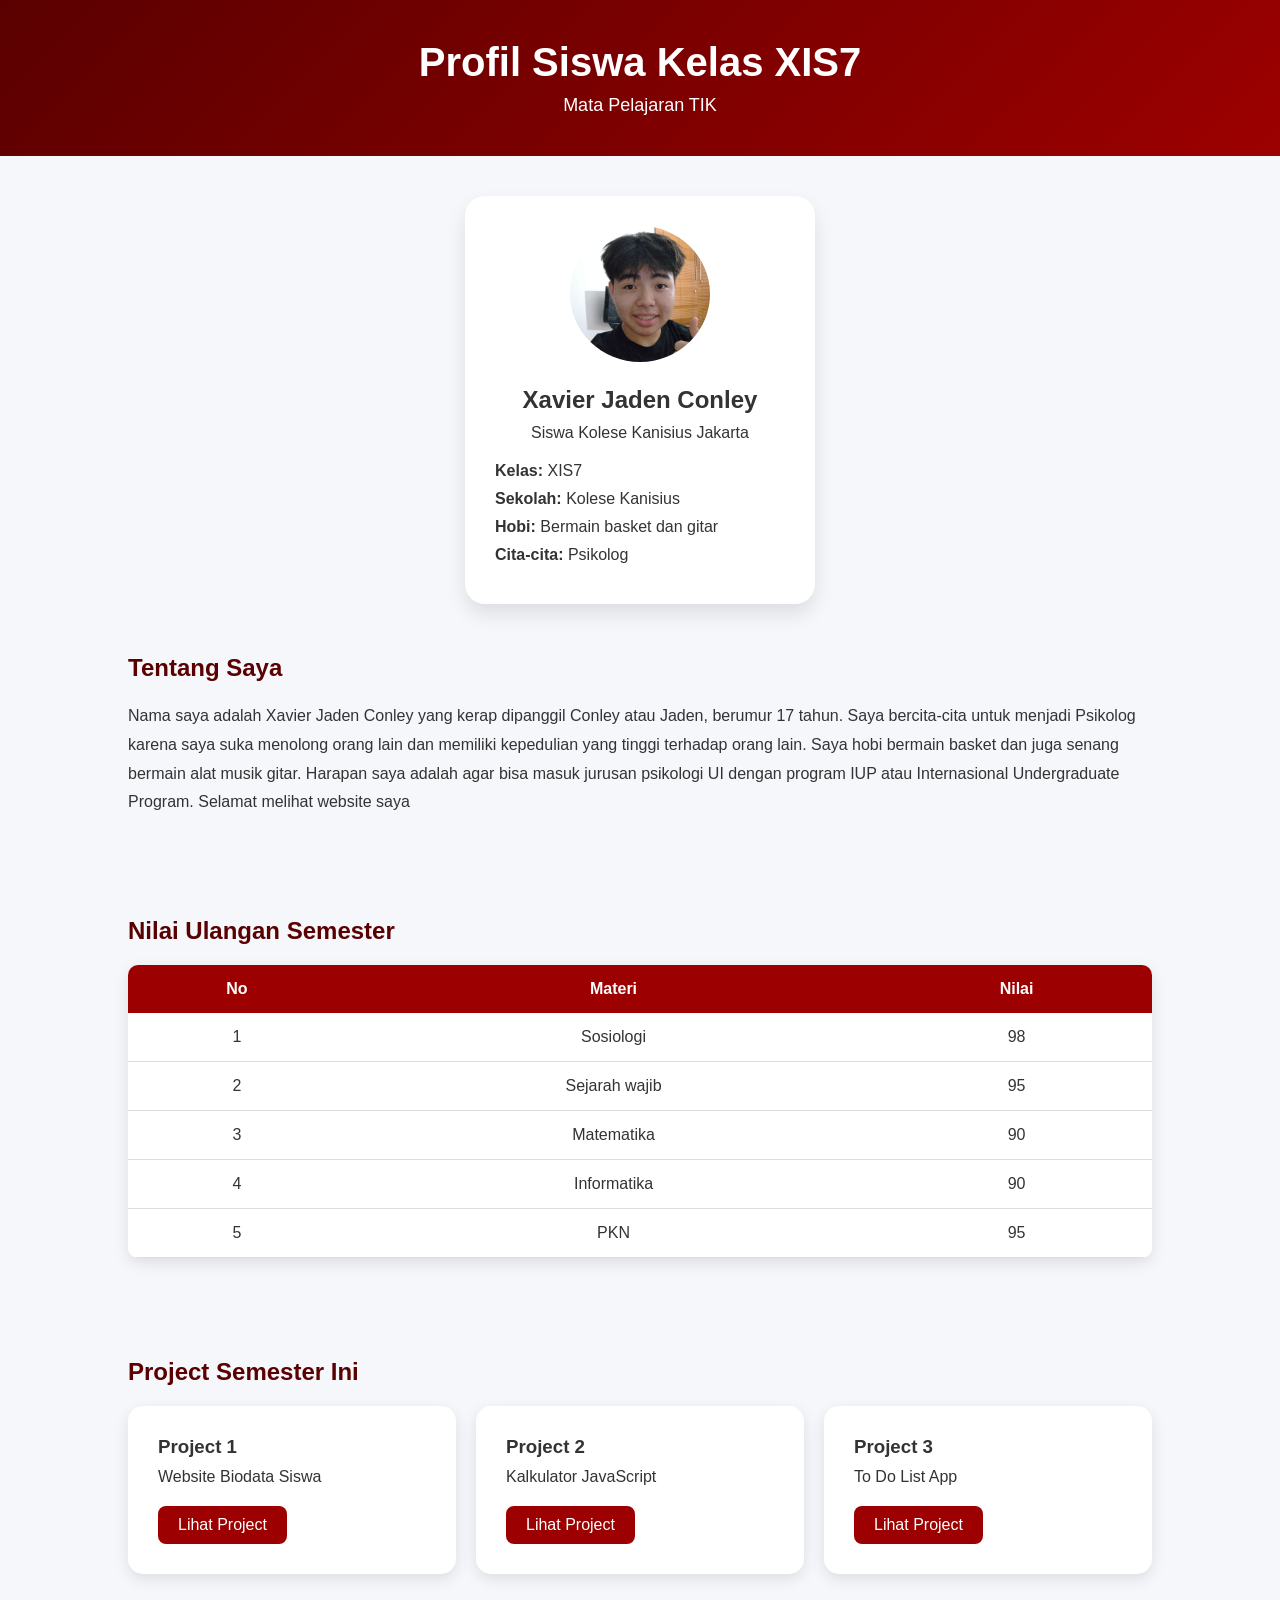
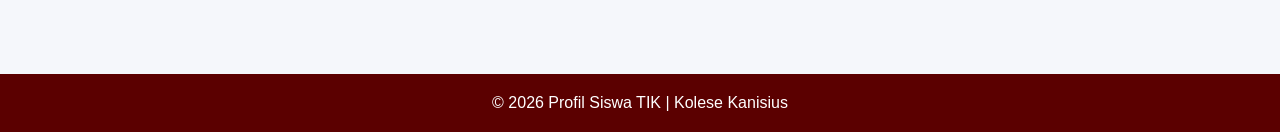
<file: index.html>
<!DOCTYPE html>
<html lang="id">
<head>
  <meta charset="UTF-8">
  <meta name="viewport" content="width=device-width, initial-scale=1.0">
  <title>Profil Siswa Sosial Kolese Kanisius</title>
  <link rel="stylesheet" href="style.css">
</head>
<body>

  <header>
    <h1>Profil Siswa Kelas XIS7</h1>
    <p>Mata Pelajaran TIK</p>
  </header>
  <section class="profile">
    <div class="profile-card">
      <img src="JadenConley.jpeg" alt="Foto Profil">

      <h2>Xavier Jaden Conley</h2>
      <p>Siswa Kolese Kanisius Jakarta</p>

      <div class="biodata">
        <p><strong>Kelas:</strong> XIS7</p>
        <p><strong>Sekolah:</strong> Kolese Kanisius</p>
        <p><strong>Hobi:</strong> Bermain basket dan gitar</p>
        <p><strong>Cita-cita:</strong> Psikolog</p>
      </div>
    </div>
  </section>

  <section class="about">
    <h2>Tentang Saya</h2>
    <p>
      Nama saya adalah Xavier Jaden Conley yang kerap dipanggil Conley atau Jaden, berumur 17 tahun. Saya bercita-cita untuk menjadi Psikolog
      karena saya suka menolong orang lain dan memiliki kepedulian yang tinggi terhadap orang lain. Saya hobi bermain basket
      dan juga senang bermain alat musik gitar. Harapan saya adalah agar bisa masuk jurusan psikologi UI dengan program IUP atau Internasional
      Undergraduate Program. Selamat melihat website saya
    </p>
  </section>

  <section class="nilai">
    <h2>Nilai Ulangan Semester</h2>

    <table>
      <thead>
        <tr>
          <th>No</th>
          <th>Materi</th>
          <th>Nilai</th>
        </tr>
      </thead>

      <tbody>
        <tr>
          <td>1</td>
          <td>Sosiologi</td>
          <td>98</td>
        </tr>

        <tr>
          <td>2</td>
          <td>Sejarah wajib</td>
          <td>95</td>
        </tr>

        <tr>
          <td>3</td>
          <td>Matematika</td>
          <td>90</td>
        </tr>

        <tr>
          <td>4</td>
          <td>Informatika</td>
          <td>90</td>
        </tr>

        <tr>
          <td>5</td>
          <td>PKN</td>
          <td>95</td>
        </tr>
      </tbody>
    </table>
  </section>

  <section class="projects">
    <h2>Project Semester Ini</h2>

    <div class="project-container">

      <div class="project-card">
        <h3>Project 1</h3>
        <p>Website Biodata Siswa</p>
        <a href="project1.html">Lihat Project</a>
      </div>

      <div class="project-card">
        <h3>Project 2</h3>
        <p>Kalkulator JavaScript</p>
        <a href="project2.html">Lihat Project</a>
      </div>

      <div class="project-card">
        <h3>Project 3</h3>
        <p>To Do List App</p>
        <a href="project3.html">Lihat Project</a>
      </div>

    </div>
  </section>

  <footer>
    <p>© 2026 Profil Siswa TIK | Kolese Kanisius</p>
  </footer>

  <script src="script.js"></script>
</body>
</html>
</file>
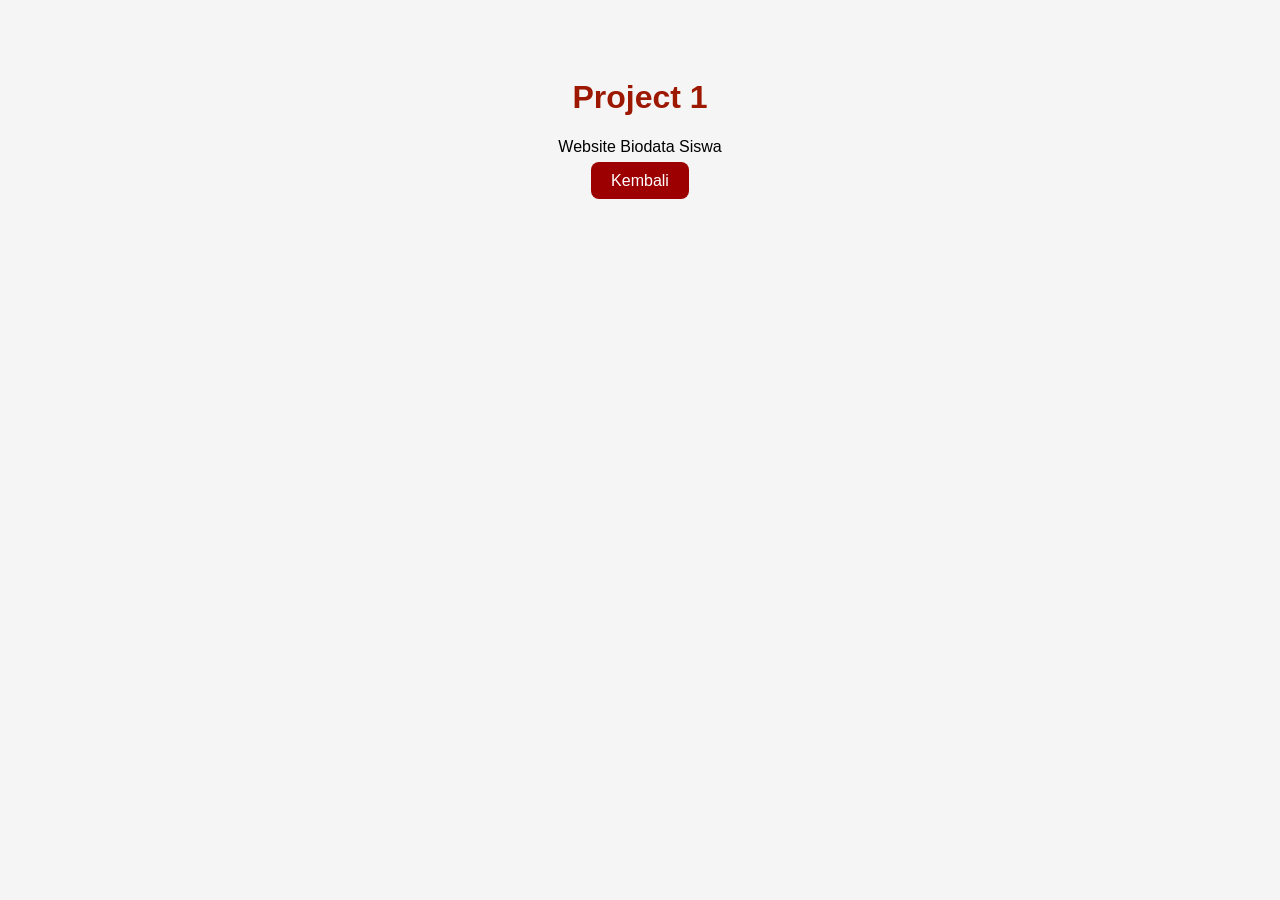
<file: project1.html>
<!DOCTYPE html>
<html lang="id">
<head>
  <meta charset="UTF-8">
  <title>Project 1</title>

  <style>
    body{
      font-family:Arial;
      text-align:center;
      padding:50px;
      background:#f5f5f5;
    }

    h1{
      color:#9d1800;
    }

    a{
      text-decoration:none;
      background:#9d0000;
      color:white;
      padding:10px 20px;
      border-radius:8px;
    }
  </style>
</head>
<body>

  <h1>Project 1</h1>
  <p>Website Biodata Siswa</p>

  <a href="index.html">Kembali</a>

</body>
</html>
</file>
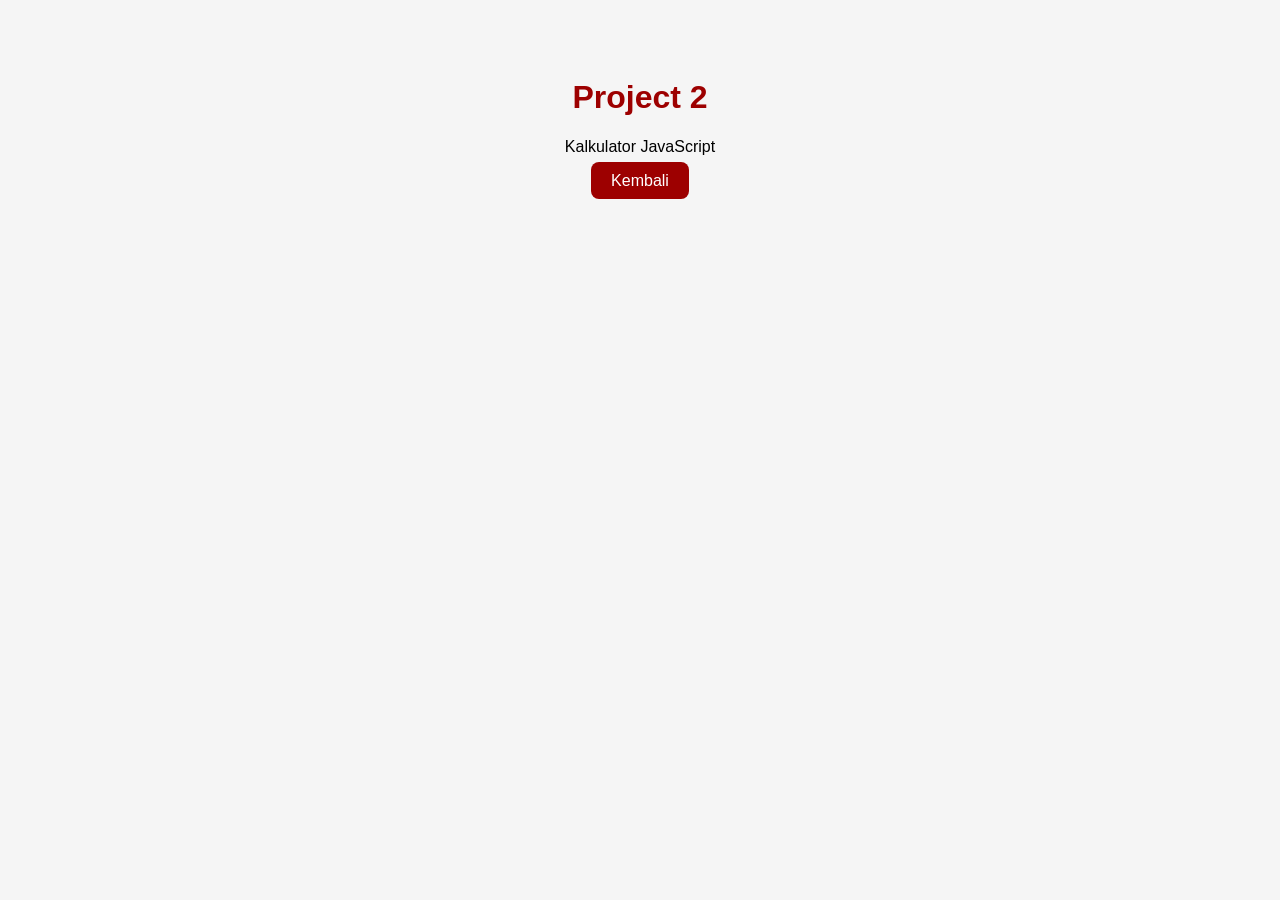
<file: project2.html>
<!DOCTYPE html>
<html lang="id">
<head>
  <meta charset="UTF-8">
  <title>Project 2</title>

  <style>
    body{
      font-family:Arial;
      text-align:center;
      padding:50px;
      background:#f5f5f5;
    }

    h1{
      color:#9d0000;
    }

    a{
      text-decoration:none;
      background:#9d0000;
      color:white;
      padding:10px 20px;
      border-radius:8px;
    }
  </style>
</head>
<body>

  <h1>Project 2</h1>
  <p>Kalkulator JavaScript</p>

  <a href="index.html">Kembali</a>

</body>
</html>
</file>
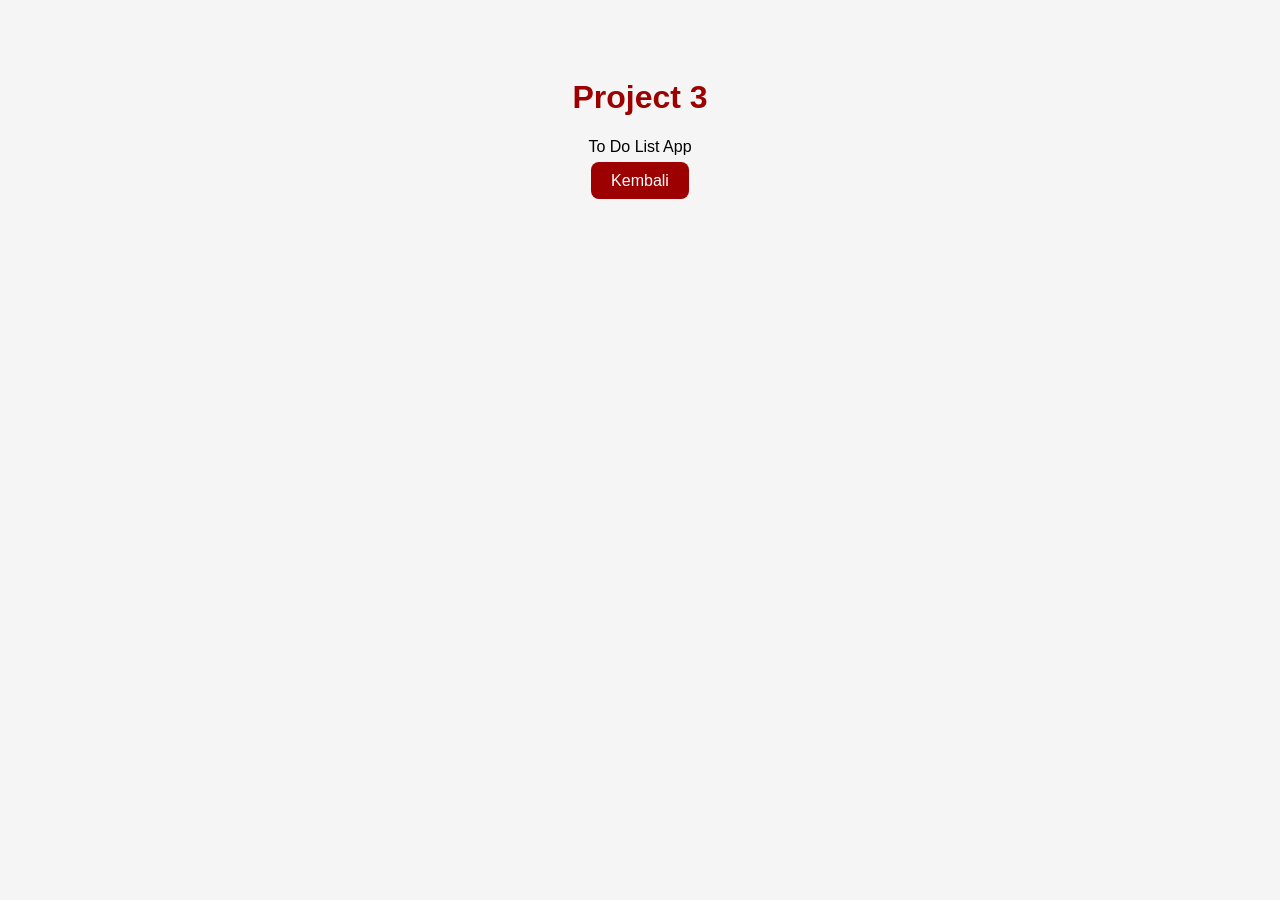
<file: project3.html>
<!DOCTYPE html>
<html lang="id">
<head>
  <meta charset="UTF-8">
  <title>Project 3</title>

  <style>
    body{
      font-family:Arial;
      text-align:center;
      padding:50px;
      background:#f5f5f5;
    }

    h1{
      color:#9d0000;
    }

    a{
      text-decoration:none;
      background:#9d0000;
      color:white;
      padding:10px 20px;
      border-radius:8px;
    }
  </style>
</head>
<body>

  <h1>Project 3</h1>
  <p>To Do List App</p>

  <a href="index.html">Kembali</a>

</body>
</html>
</file>
<file: style.css>
*{
  margin:0;
  padding:0;
  box-sizing:border-box;
  font-family:Arial, Helvetica, sans-serif;
}

body{
  background:#f5f7fb;
  color:#333;
}

header{
  background:linear-gradient(135deg,#5b0000,#9d0000);
  color:white;
  text-align:center;
  padding:40px 20px;
}

header h1{
  font-size:40px;
}

header p{
  margin-top:10px;
  font-size:18px;
}

.profile{
  display:flex;
  justify-content:center;
  margin-top:40px;
}

.profile-card{
  background:white;
  width:350px;
  padding:30px;
  border-radius:20px;
  box-shadow:0 10px 20px rgba(0,0,0,0.1);
  text-align:center;
}

.profile-card img{
  width:140px;
  border-radius:50%;
  margin-bottom:20px;
}

.profile-card h2{
  margin-bottom:10px;
}

.biodata{
  margin-top:20px;
  text-align:left;
}

.biodata p{
  margin:10px 0;
}

.about,
.nilai,
.projects{
  padding:50px 10%;
}

.about h2,
.nilai h2,
.projects h2{
  margin-bottom:20px;
  color:#5b0000;
}

.about p{
  line-height:1.8;
}

table{
  width:100%;
  border-collapse:collapse;
  background:white;
  border-radius:10px;
  overflow:hidden;
  box-shadow:0 5px 15px rgba(0,0,0,0.1);
}

table th{
  background:#9d0000;
  color:white;
  padding:15px;
}

table td{
  padding:15px;
  text-align:center;
  border-bottom:1px solid #ddd;
}

.project-container{
  display:grid;
  grid-template-columns:repeat(auto-fit,minmax(250px,1fr));
  gap:20px;
}

.project-card{
  background:white;
  padding:30px;
  border-radius:15px;
  box-shadow:0 5px 15px rgba(0,0,0,0.1);
  transition:0.3s;
}

.project-card:hover{
  transform:translateY(-5px);
}

.project-card h3{
  margin-bottom:10px;
}

.project-card p{
  margin-bottom:20px;
}

.project-card a{
  text-decoration:none;
  background:#9d0000;
  color:white;
  padding:10px 20px;
  border-radius:8px;
  display:inline-block;
}

.project-card a:hover{
  background:#7d0000;
}

footer{
  background:#5b0000;
  color:white;
  text-align:center;
  padding:20px;
  margin-top:50px;
}

@media(max-width:768px){
  header h1{
    font-size:28px;
  }

  .profile-card{
    width:90%;
  }
}
</file>
